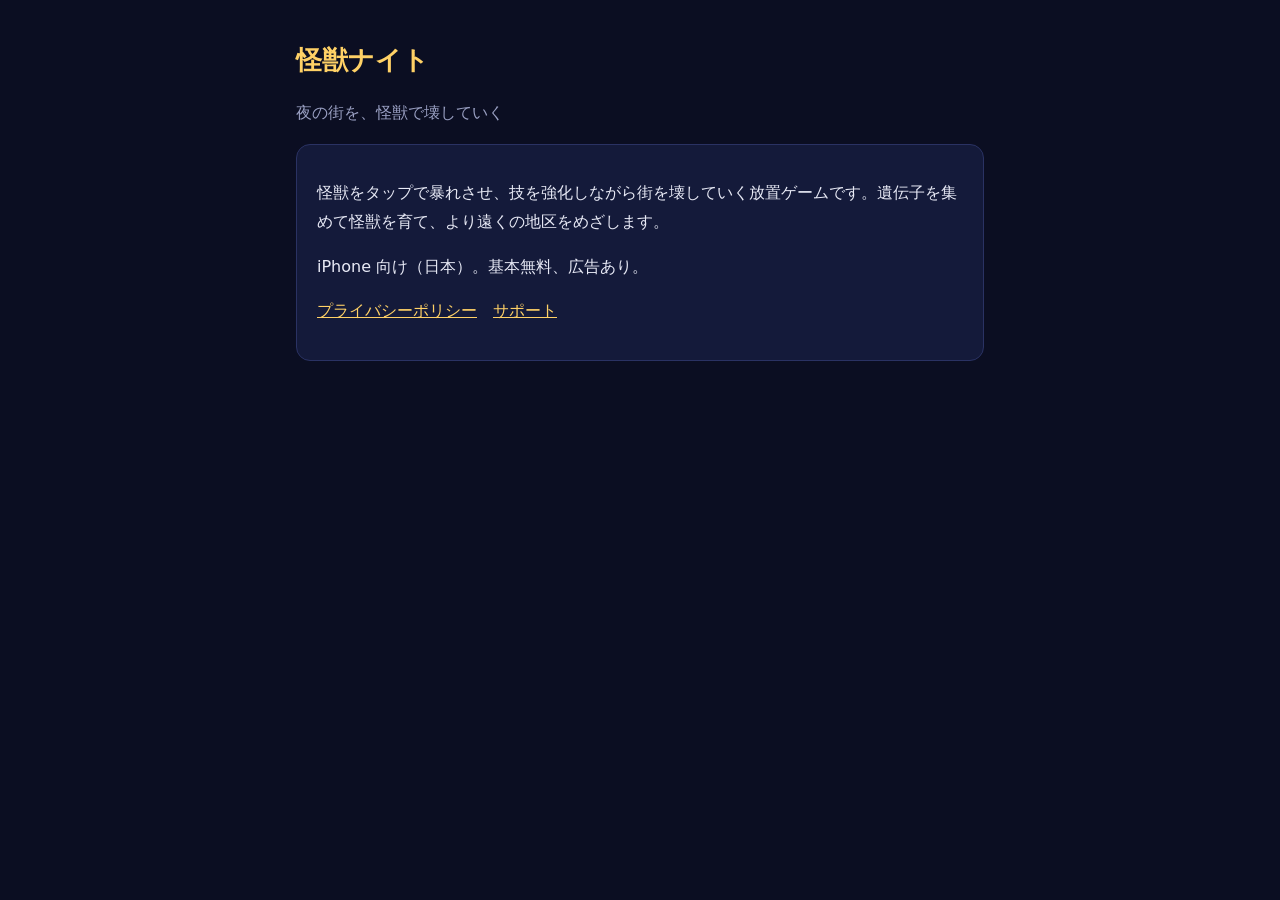
<file: index.html>
<!doctype html><html lang="ja"><head><meta charset="utf-8"><meta name="viewport" content="width=device-width,initial-scale=1"><title>怪獣ナイト</title><link rel="stylesheet" href="style.css"></head>
<body><main><h1>怪獣ナイト</h1><p class="soft">夜の街を、怪獣で壊していく</p>
<div class="card">
<p>怪獣をタップで暴れさせ、技を強化しながら街を壊していく放置ゲームです。遺伝子を集めて怪獣を育て、より遠くの地区をめざします。</p>
<p>iPhone 向け（日本）。基本無料、広告あり。</p>
<p><a href="privacy.html">プライバシーポリシー</a>　<a href="support.html">サポート</a></p>
</div></main></body></html>
</file>
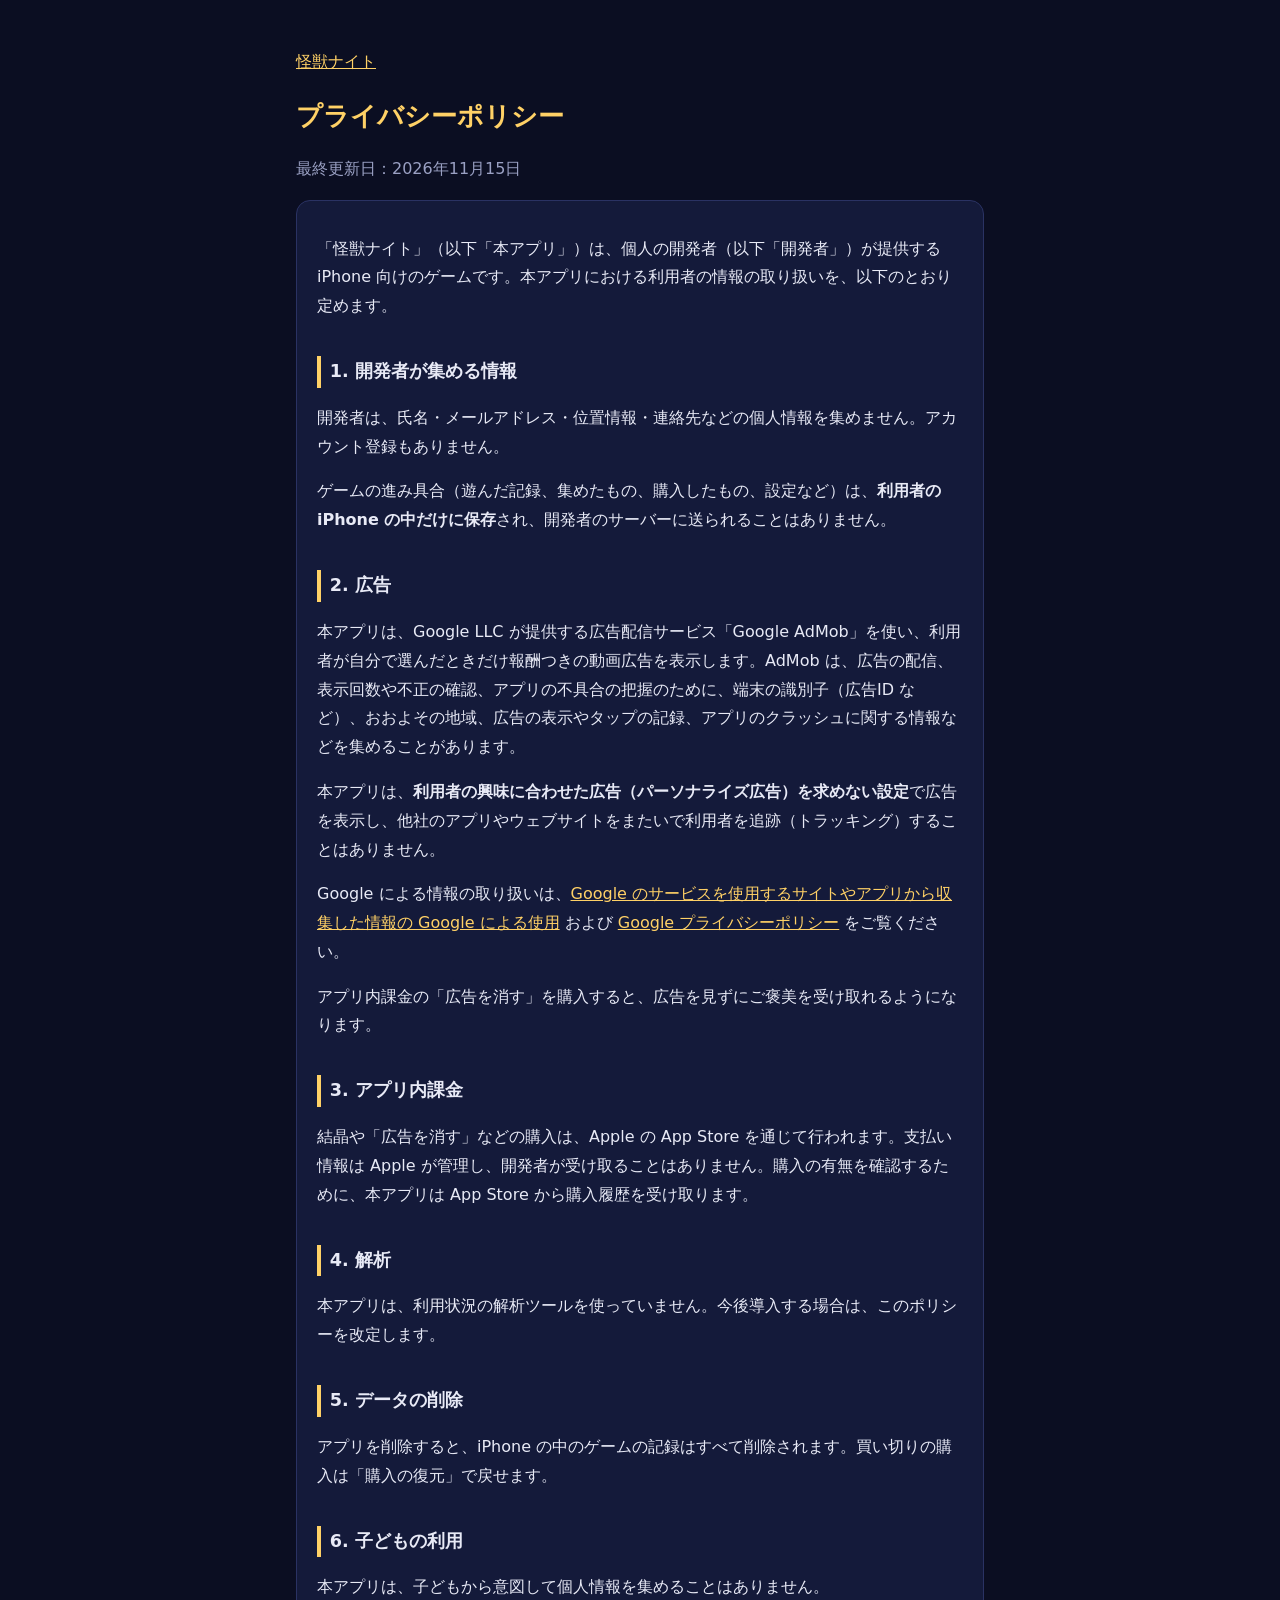
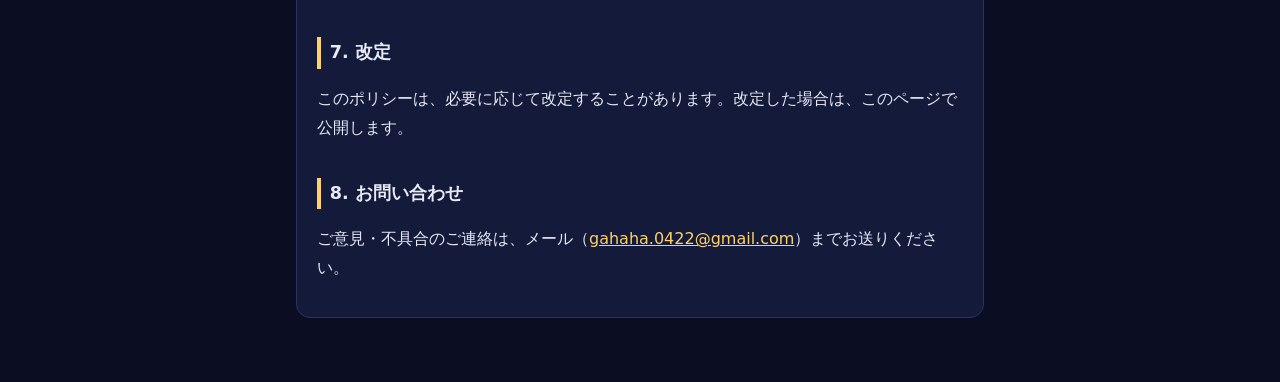
<file: privacy.html>
<!doctype html><html lang="ja"><head><meta charset="utf-8"><meta name="viewport" content="width=device-width,initial-scale=1"><title>プライバシーポリシー｜怪獣ナイト</title><link rel="stylesheet" href="style.css"></head>
<body><main><p><a href="index.html">怪獣ナイト</a></p><h1>プライバシーポリシー</h1><p class="soft">最終更新日：2026年11月15日</p>
<div class="card">
<p>「怪獣ナイト」（以下「本アプリ」）は、個人の開発者（以下「開発者」）が提供する iPhone 向けのゲームです。本アプリにおける利用者の情報の取り扱いを、以下のとおり定めます。</p>
<h2>1. 開発者が集める情報</h2>
<p>開発者は、氏名・メールアドレス・位置情報・連絡先などの個人情報を集めません。アカウント登録もありません。</p>
<p>ゲームの進み具合（遊んだ記録、集めたもの、購入したもの、設定など）は、<strong>利用者の iPhone の中だけに保存</strong>され、開発者のサーバーに送られることはありません。</p>
<h2>2. 広告</h2>
<p>本アプリは、Google LLC が提供する広告配信サービス「Google AdMob」を使い、利用者が自分で選んだときだけ報酬つきの動画広告を表示します。AdMob は、広告の配信、表示回数や不正の確認、アプリの不具合の把握のために、端末の識別子（広告ID など）、おおよその地域、広告の表示やタップの記録、アプリのクラッシュに関する情報などを集めることがあります。</p>
<p>本アプリは、<strong>利用者の興味に合わせた広告（パーソナライズ広告）を求めない設定</strong>で広告を表示し、他社のアプリやウェブサイトをまたいで利用者を追跡（トラッキング）することはありません。</p>
<p>Google による情報の取り扱いは、<a href="https://policies.google.com/technologies/partner-sites?hl=ja" target="_blank" rel="noopener">Google のサービスを使用するサイトやアプリから収集した情報の Google による使用</a> および <a href="https://policies.google.com/privacy?hl=ja" target="_blank" rel="noopener">Google プライバシーポリシー</a> をご覧ください。</p>
<p>アプリ内課金の「広告を消す」を購入すると、広告を見ずにご褒美を受け取れるようになります。</p>
<h2>3. アプリ内課金</h2>
<p>結晶や「広告を消す」などの購入は、Apple の App Store を通じて行われます。支払い情報は Apple が管理し、開発者が受け取ることはありません。購入の有無を確認するために、本アプリは App Store から購入履歴を受け取ります。</p>
<h2>4. 解析</h2>
<p>本アプリは、利用状況の解析ツールを使っていません。今後導入する場合は、このポリシーを改定します。</p>
<h2>5. データの削除</h2>
<p>アプリを削除すると、iPhone の中のゲームの記録はすべて削除されます。買い切りの購入は「購入の復元」で戻せます。</p>
<h2>6. 子どもの利用</h2>
<p>本アプリは、子どもから意図して個人情報を集めることはありません。</p>
<h2>7. 改定</h2>
<p>このポリシーは、必要に応じて改定することがあります。改定した場合は、このページで公開します。</p>
<h2>8. お問い合わせ</h2>
<p>ご意見・不具合のご連絡は、メール（<a href="mailto:gahaha.0422@gmail.com">gahaha.0422@gmail.com</a>）までお送りください。</p>
</div></main></body></html>
</file>
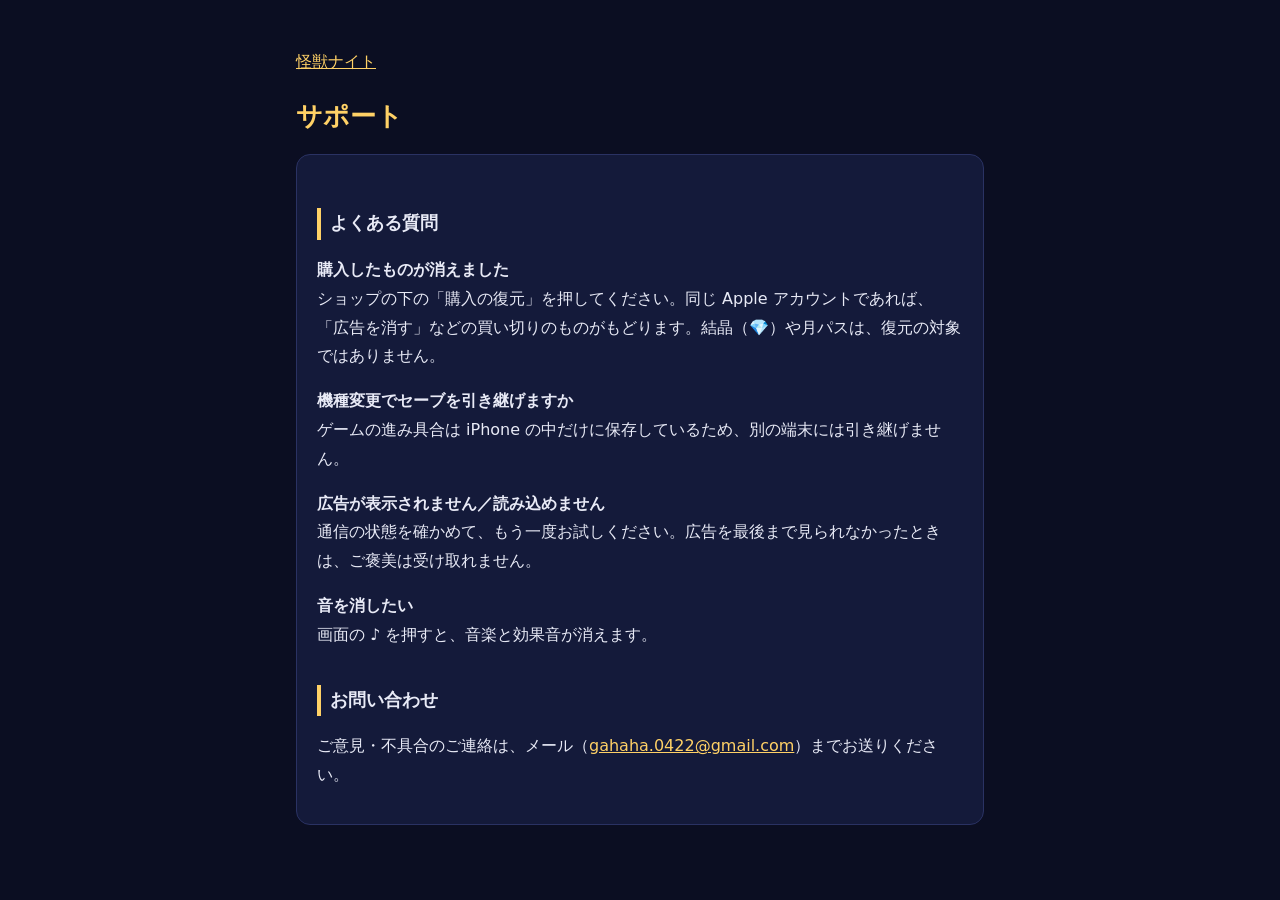
<file: support.html>
<!doctype html><html lang="ja"><head><meta charset="utf-8"><meta name="viewport" content="width=device-width,initial-scale=1"><title>サポート｜怪獣ナイト</title><link rel="stylesheet" href="style.css"></head>
<body><main><p><a href="index.html">怪獣ナイト</a></p><h1>サポート</h1>
<div class="card">
<h2>よくある質問</h2>
<p><strong>購入したものが消えました</strong><br>ショップの下の「購入の復元」を押してください。同じ Apple アカウントであれば、「広告を消す」などの買い切りのものがもどります。結晶（💎）や月パスは、復元の対象ではありません。</p>
<p><strong>機種変更でセーブを引き継げますか</strong><br>ゲームの進み具合は iPhone の中だけに保存しているため、別の端末には引き継げません。</p>
<p><strong>広告が表示されません／読み込めません</strong><br>通信の状態を確かめて、もう一度お試しください。広告を最後まで見られなかったときは、ご褒美は受け取れません。</p>
<p><strong>音を消したい</strong><br>画面の ♪ を押すと、音楽と効果音が消えます。</p>
<h2>お問い合わせ</h2>
<p>ご意見・不具合のご連絡は、メール（<a href="mailto:gahaha.0422@gmail.com">gahaha.0422@gmail.com</a>）までお送りください。</p>
</div></main></body></html>
</file>
<file: style.css>
:root{--bg:#0b0e22;--ink:#e8eaf6;--soft:#9aa0c3;--card:#141a3a;--gold:#ffd166}
*{box-sizing:border-box}body{margin:0;background:var(--bg);color:var(--ink);font-family:"Hiragino Sans","Noto Sans JP",system-ui,sans-serif;line-height:1.8}
main{max-width:720px;margin:0 auto;padding:32px 16px 64px}h1{font-size:1.6rem;margin:.2em 0 .6em;color:var(--gold)}h2{font-size:1.1rem;margin-top:2em;border-left:4px solid var(--gold);padding-left:.5em}
.card{background:var(--card);border-radius:14px;padding:18px 20px;border:1px solid #2a3263}a{color:var(--gold)}small,.soft{color:var(--soft)}
ul{padding-left:1.2em}
</file>
